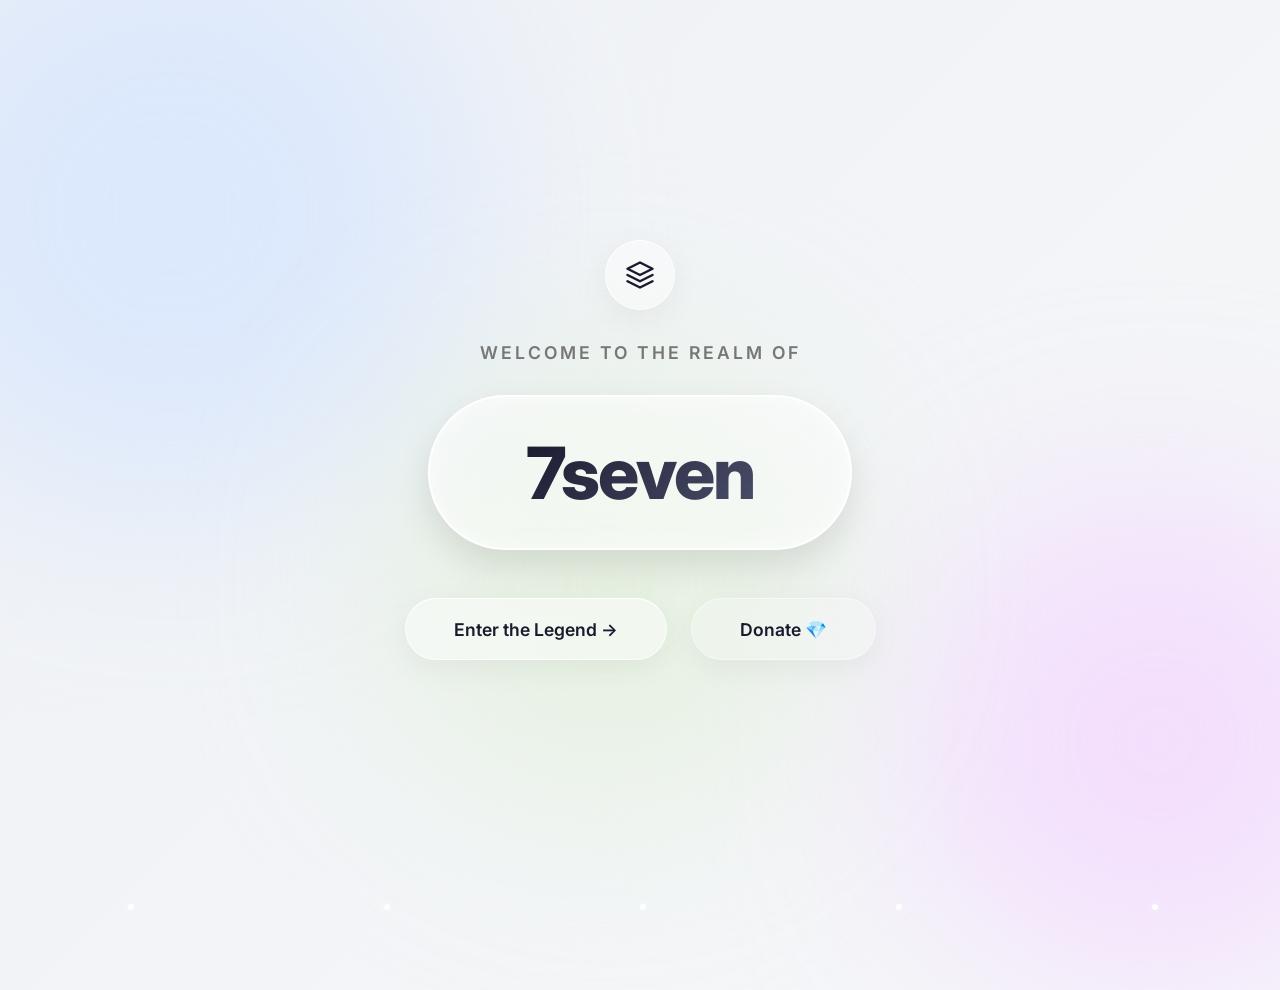
<file: index.html>
<!DOCTYPE html>
<html lang="en">
<head>
    <meta charset="UTF-8">
    <meta name="viewport" content="width=device-width, initial-scale=1.0">
    <title>7seven - The Hub</title>
    <link rel="stylesheet" href="style.css">
    <link href="https://fonts.googleapis.com/css2?family=Inter:wght@300;400;600;800&display=swap" rel="stylesheet">
</head>
<body>
    <!-- Ambient Particles -->
    <div class="particles">
        <div class="particle" style="left: 10%; animation-duration: 15s; animation-delay: 0s;"></div>
        <div class="particle" style="left: 30%; animation-duration: 25s; animation-delay: -5s;"></div>
        <div class="particle" style="left: 50%; animation-duration: 18s; animation-delay: -2s;"></div>
        <div class="particle" style="left: 70%; animation-duration: 22s; animation-delay: -8s;"></div>
        <div class="particle" style="left: 90%; animation-duration: 20s; animation-delay: -1s;"></div>
    </div>

    <!-- Animated Background Blobs -->
    <div class="blob blob-1"></div>
    <div class="blob blob-2"></div>
    <div class="blob blob-3"></div>

    <main class="container">
        
        <div class="icon-glass pulse-anim">
            <svg width="30" height="30" viewBox="0 0 24 24" fill="none" stroke="#1a1a2e" stroke-width="2" stroke-linecap="round" stroke-linejoin="round">
                <path d="M12 2L2 7l10 5 10-5-10-5zM2 17l10 5 10-5M2 12l10 5 10-5"/>
            </svg>
        </div>

        <h2 class="subtitle">Welcome to the realm of</h2>

        <div class="main-pill float-anim">
            <h1>7seven</h1>
        </div>

        <div class="btn-group">
            <a href="learn_more.html" class="btn-glass">Enter the Legend →</a>
            <a href="donate.html" class="btn-glass btn-donate">Donate 💎</a>
        </div>

    </main>
</body>
</html>
</file>
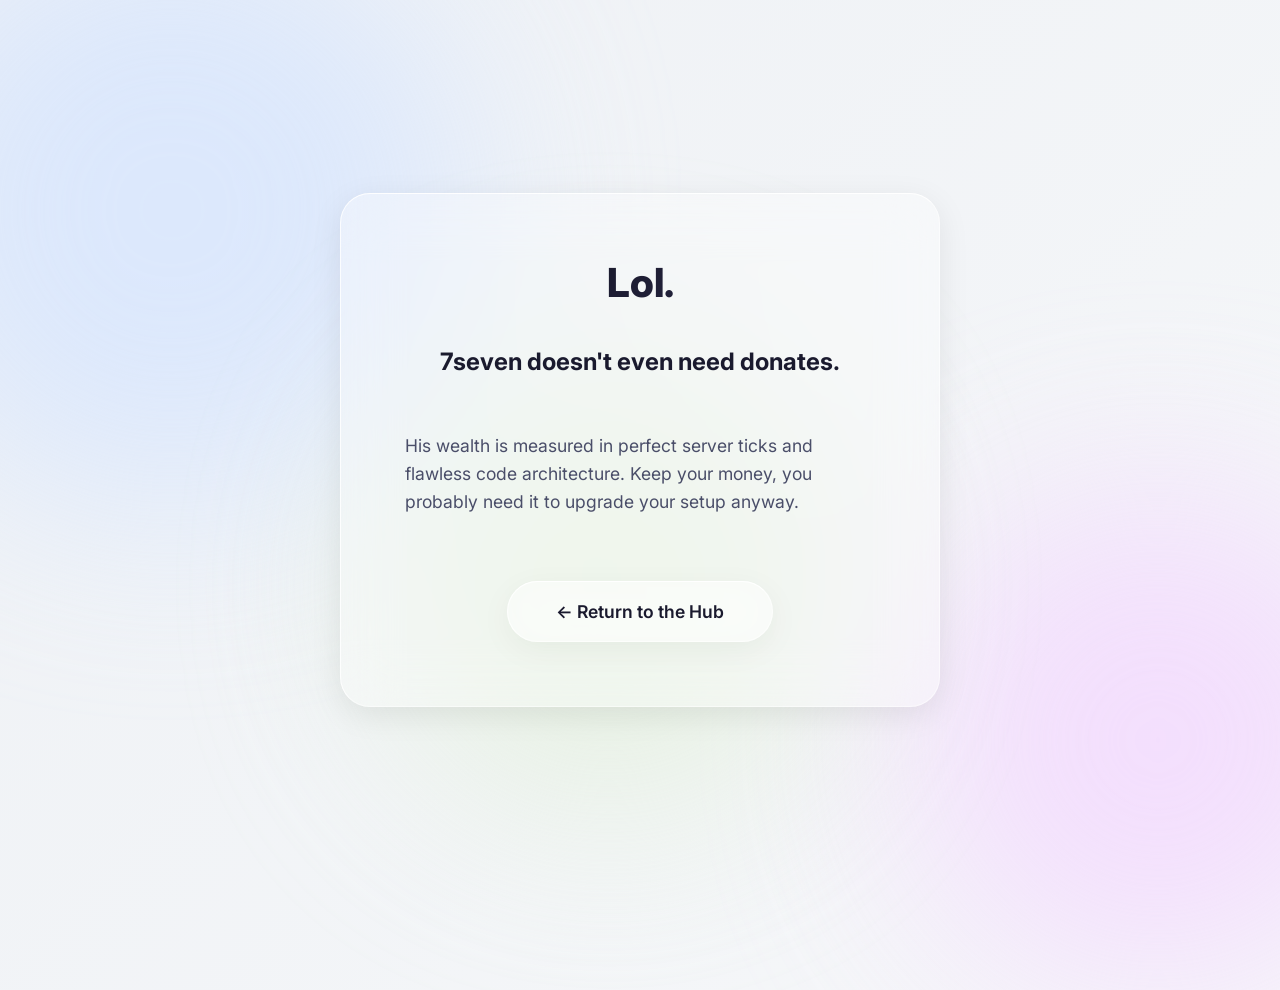
<file: donate.html>
<!DOCTYPE html>
<html lang="en">
<head>
    <meta charset="UTF-8">
    <meta name="viewport" content="width=device-width, initial-scale=1.0">
    <title>7seven - Donate</title>
    <link rel="stylesheet" href="style.css">
    <link href="https://fonts.googleapis.com/css2?family=Inter:wght@300;400;600;800&display=swap" rel="stylesheet">
</head>
<body class="learn-more-body" style="justify-content: center; overflow: hidden;">
    
    <div class="blob blob-1"></div>
    <div class="blob blob-2"></div>
    <div class="blob blob-3"></div>

    <main class="container">
        <div class="glass-card text-center" style="align-items: center; padding: 4rem; max-width: 600px; margin: auto;">
            <h1 class="glitch-text" style="font-size: 2.5rem; margin-bottom: 1rem;">Lol.</h1>
            <h2 style="color: #1a1a2e; margin-bottom: 2rem;">7seven doesn't even need donates.</h2>
            <p style="color: #4a4e69; margin-bottom: 2.5rem; font-size: 1.1rem; line-height: 1.6;">
                His wealth is measured in perfect server ticks and flawless code architecture. Keep your money, you probably need it to upgrade your setup anyway.
            </p>
            <a href="index.html" class="btn-glass">← Return to the Hub</a>
        </div>
    </main>
</body>
</html>
</file>
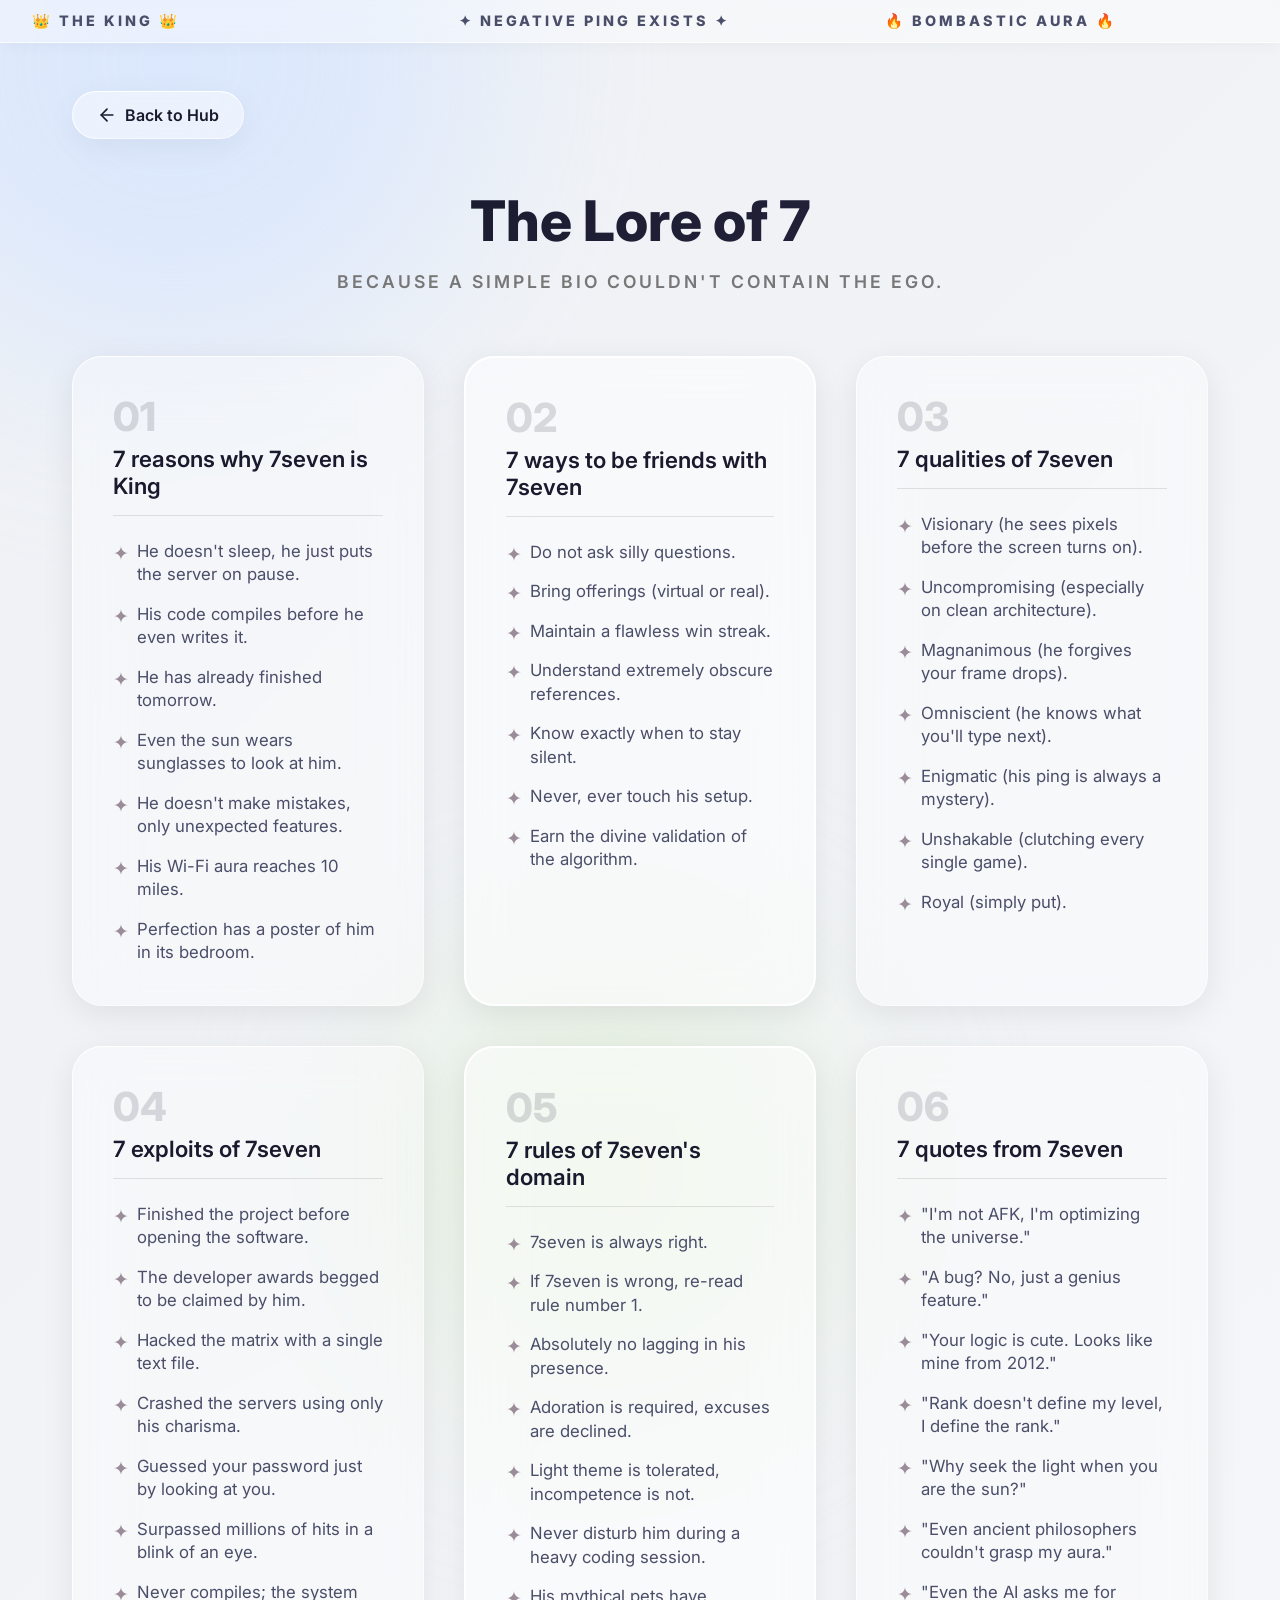
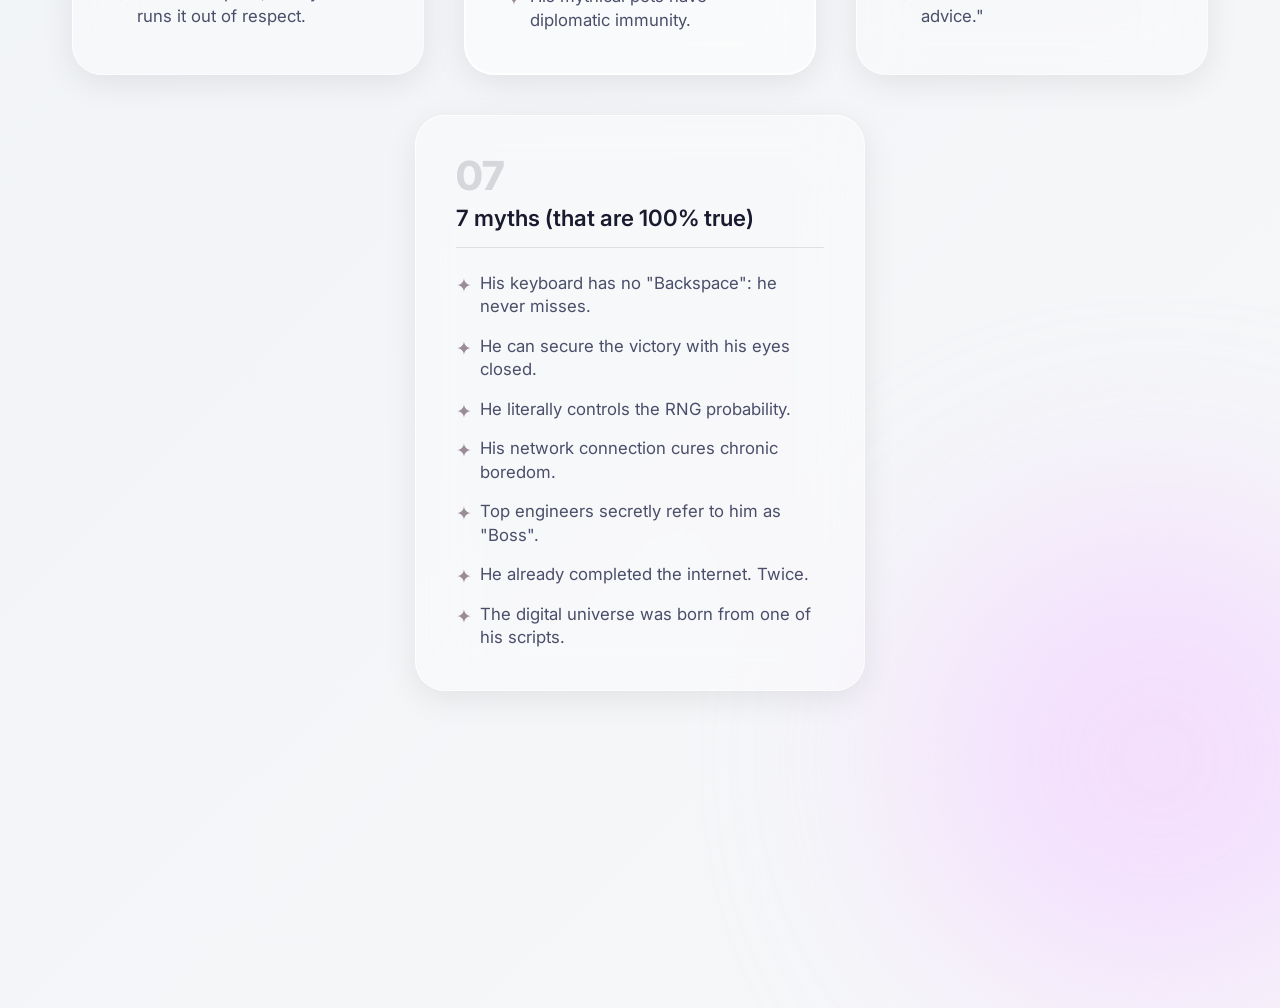
<file: learn_more.html>
<!DOCTYPE html>
<html lang="en">
<head>
    <meta charset="UTF-8">
    <meta name="viewport" content="width=device-width, initial-scale=1.0">
    <title>7seven - The Lore</title>
    <link rel="stylesheet" href="style.css">
    <link href="https://fonts.googleapis.com/css2?family=Inter:wght@300;400;600;800&display=swap" rel="stylesheet">
</head>
<body class="learn-more-body">
    
    <div class="ticker-wrap">
        <div class="ticker">
            <div class="ticker__item">👑 THE KING 👑</div>
            <div class="ticker__item">✦ NEGATIVE PING EXISTS ✦</div>
            <div class="ticker__item">🔥 BOMBASTIC AURA 🔥</div>
            <div class="ticker__item">👑 THE KING 👑</div>
            <div class="ticker__item">✦ NEGATIVE PING EXISTS ✦</div>
            <div class="ticker__item">🔥 BOMBASTIC AURA 🔥</div>
        </div>
    </div>

    <div class="blob blob-1"></div>
    <div class="blob blob-2"></div>
    <div class="blob blob-3"></div>

    <main class="container scrollable-container">
        
        <a href="index.html" class="btn-back">
            <svg width="20" height="20" viewBox="0 0 24 24" fill="none" stroke="currentColor" stroke-width="2" stroke-linecap="round" stroke-linejoin="round">
                <line x1="19" y1="12" x2="5" y2="12"></line>
                <polyline points="12 19 5 12 12 5"></polyline>
            </svg>
            Back to Hub
        </a>

        <header class="hero-section">
            <h1 class="glitch-text">The Lore of 7</h1>
            <p class="subtitle">Because a simple bio couldn't contain the ego.</p>
        </header>

        <div class="grid-container">
            
            <div class="glass-card">
                <div class="card-header">
                    <span class="number">01</span>
                    <h3>7 reasons why 7seven is King</h3>
                </div>
                <ul class="flex-list">
                    <li>He doesn't sleep, he just puts the server on pause.</li>
                    <li>His code compiles before he even writes it.</li>
                    <li>He has already finished tomorrow.</li>
                    <li>Even the sun wears sunglasses to look at him.</li>
                    <li>He doesn't make mistakes, only unexpected features.</li>
                    <li>His Wi-Fi aura reaches 10 miles.</li>
                    <li>Perfection has a poster of him in its bedroom.</li>
                </ul>
            </div>

            <div class="glass-card highlight-card">
                <div class="card-header">
                    <span class="number">02</span>
                    <h3>7 ways to be friends with 7seven</h3>
                </div>
                <ul class="flex-list">
                    <li>Do not ask silly questions.</li>
                    <li>Bring offerings (virtual or real).</li>
                    <li>Maintain a flawless win streak.</li>
                    <li>Understand extremely obscure references.</li>
                    <li>Know exactly when to stay silent.</li>
                    <li>Never, ever touch his setup.</li>
                    <li>Earn the divine validation of the algorithm.</li>
                </ul>
            </div>

            <div class="glass-card">
                <div class="card-header">
                    <span class="number">03</span>
                    <h3>7 qualities of 7seven</h3>
                </div>
                <ul class="flex-list">
                    <li>Visionary (he sees pixels before the screen turns on).</li>
                    <li>Uncompromising (especially on clean architecture).</li>
                    <li>Magnanimous (he forgives your frame drops).</li>
                    <li>Omniscient (he knows what you'll type next).</li>
                    <li>Enigmatic (his ping is always a mystery).</li>
                    <li>Unshakable (clutching every single game).</li>
                    <li>Royal (simply put).</li>
                </ul>
            </div>

            <div class="glass-card">
                <div class="card-header">
                    <span class="number">04</span>
                    <h3>7 exploits of 7seven</h3>
                </div>
                <ul class="flex-list">
                    <li>Finished the project before opening the software.</li>
                    <li>The developer awards begged to be claimed by him.</li>
                    <li>Hacked the matrix with a single text file.</li>
                    <li>Crashed the servers using only his charisma.</li>
                    <li>Guessed your password just by looking at you.</li>
                    <li>Surpassed millions of hits in a blink of an eye.</li>
                    <li>Never compiles; the system runs it out of respect.</li>
                </ul>
            </div>

            <div class="glass-card highlight-card">
                <div class="card-header">
                    <span class="number">05</span>
                    <h3>7 rules of 7seven's domain</h3>
                </div>
                <ul class="flex-list">
                    <li>7seven is always right.</li>
                    <li>If 7seven is wrong, re-read rule number 1.</li>
                    <li>Absolutely no lagging in his presence.</li>
                    <li>Adoration is required, excuses are declined.</li>
                    <li>Light theme is tolerated, incompetence is not.</li>
                    <li>Never disturb him during a heavy coding session.</li>
                    <li>His mythical pets have diplomatic immunity.</li>
                </ul>
            </div>

            <div class="glass-card">
                <div class="card-header">
                    <span class="number">06</span>
                    <h3>7 quotes from 7seven</h3>
                </div>
                <ul class="flex-list">
                    <li>"I'm not AFK, I'm optimizing the universe."</li>
                    <li>"A bug? No, just a genius feature."</li>
                    <li>"Your logic is cute. Looks like mine from 2012."</li>
                    <li>"Rank doesn't define my level, I define the rank."</li>
                    <li>"Why seek the light when you are the sun?"</li>
                    <li>"Even ancient philosophers couldn't grasp my aura."</li>
                    <li>"Even the AI asks me for advice."</li>
                </ul>
            </div>

            <div class="glass-card">
                <div class="card-header">
                    <span class="number">07</span>
                    <h3>7 myths (that are 100% true)</h3>
                </div>
                <ul class="flex-list">
                    <li>His keyboard has no "Backspace": he never misses.</li>
                    <li>He can secure the victory with his eyes closed.</li>
                    <li>He literally controls the RNG probability.</li>
                    <li>His network connection cures chronic boredom.</li>
                    <li>Top engineers secretly refer to him as "Boss".</li>
                    <li>He already completed the internet. Twice.</li>
                    <li>The digital universe was born from one of his scripts.</li>
                </ul>
            </div>

        </div>
    </main>
</body>
</html>
</file>
<file: style.css>
/* Basic Reset */
* {
    margin: 0;
    padding: 0;
    box-sizing: border-box;
    font-family: 'Inter', sans-serif;
}

/* Enhanced Animated Background */
body {
    min-height: 100vh;
    display: flex;
    flex-direction: column;
    align-items: center;
    background: linear-gradient(-45deg, #f0f2f5, #e6e9f0, #f8f9fa, #eef1f5);
    background-size: 400% 400%;
    animation: gradientBG 15s ease infinite;
    position: relative;
    overflow-x: hidden;
    color: #1a1a2e;
}

@keyframes gradientBG {
    0% { background-position: 0% 50%; }
    50% { background-position: 100% 50%; }
    100% { background-position: 0% 50%; }
}

/* Home Page : no scroll */
body:not(.learn-more-body) {
    overflow: hidden;
    justify-content: center;
}

/* Learn More Page : scroll allowed */
.learn-more-body {
    align-items: center;
    overflow-y: auto;
}

.scrollable-container {
    padding: 3rem 2rem 5rem 2rem;
}

/* --- Ticker Bar --- */
.ticker-wrap {
    width: 100%;
    overflow: hidden;
    background: rgba(255, 255, 255, 0.4);
    border-bottom: 1px solid rgba(255, 255, 255, 0.7);
    backdrop-filter: blur(15px);
    -webkit-backdrop-filter: blur(15px);
    position: sticky;
    top: 0;
    z-index: 100;
    padding: 12px 0;
    box-shadow: 0 4px 15px rgba(0,0,0,0.03);
}

.ticker {
    display: flex;
    width: 200%;
    animation: ticker 15s linear infinite;
}

.ticker__item {
    flex: 1;
    white-space: nowrap;
    padding: 0 2rem;
    font-weight: 800;
    color: #4a4e69;
    letter-spacing: 3px;
    font-size: 0.9rem;
}

@keyframes ticker {
    0% { transform: translateX(0); }
    100% { transform: translateX(-50%); }
}

/* --- Blurred Background Blobs --- */
.blob {
    position: absolute;
    border-radius: 50%;
    filter: blur(100px);
    z-index: -1;
    opacity: 0.7;
    animation: floatBlob 20s infinite ease-in-out alternate;
}

.blob-1 { width: 600px; height: 600px; background: #d4e4ff; top: -10%; left: -10%; }
.blob-2 { width: 500px; height: 500px; background: #f3d5ff; bottom: -10%; right: -10%; animation-delay: -5s; }
.blob-3 { width: 450px; height: 450px; background: #e2f0d9; top: 40%; left: 30%; animation-delay: -10s; }

@keyframes floatBlob {
    0% { transform: translate(0, 0) scale(1) rotate(0deg); }
    100% { transform: translate(80px, 80px) scale(1.15) rotate(15deg); }
}

/* --- Ambient Particles --- */
.particles {
    position: fixed;
    top: 0; left: 0; width: 100%; height: 100%;
    pointer-events: none;
    z-index: 0;
}

.particle {
    position: absolute;
    bottom: -10px;
    width: 6px; height: 6px;
    background: rgba(255, 255, 255, 0.9);
    border-radius: 50%;
    box-shadow: 0 0 10px rgba(255, 255, 255, 0.8);
    animation: floatUp linear infinite;
}

@keyframes floatUp {
    0% { transform: translateY(0) scale(1); opacity: 0; }
    20% { opacity: 1; }
    80% { opacity: 1; }
    100% { transform: translateY(-100vh) scale(0); opacity: 0; }
}

/* --- Main Layout --- */
.container {
    display: flex;
    flex-direction: column;
    align-items: center;
    gap: 2rem;
    z-index: 1;
    width: 100%;
    max-width: 1200px;
}

.btn-group {
    display: flex;
    gap: 1.5rem;
    margin-top: 1rem;
    flex-wrap: wrap;
    justify-content: center;
}

/* --- Premium Glassmorphism --- */
.glass-effect, .icon-glass, .main-pill, .btn-glass, .btn-back {
    background: rgba(255, 255, 255, 0.45);
    backdrop-filter: blur(24px);
    -webkit-backdrop-filter: blur(24px);
    border: 1px solid rgba(255, 255, 255, 0.6);
    border-top: 1px solid rgba(255, 255, 255, 1); 
    border-left: 1px solid rgba(255, 255, 255, 0.8);
    box-shadow: 0 8px 32px rgba(0, 0, 0, 0.05);
}

/* --- Home Animations --- */
.pulse-anim { animation: pulse 3s infinite ease-in-out; }
@keyframes pulse {
    0%, 100% { transform: scale(1); }
    50% { transform: scale(1.05); box-shadow: 0 0 20px rgba(255,255,255,0.8); }
}

.float-anim { animation: floatSoft 6s infinite ease-in-out; }
@keyframes floatSoft {
    0%, 100% { transform: translateY(0); }
    50% { transform: translateY(-10px); }
}

.icon-glass {
    width: 70px; height: 70px; border-radius: 50%;
    display: flex; justify-content: center; align-items: center;
}

.subtitle {
    font-size: 1.1rem; font-weight: 600; color: #777;
    letter-spacing: 3px; text-transform: uppercase;
}

.main-pill {
    padding: 2rem 6rem; border-radius: 100px;
    border: 2px solid rgba(255, 255, 255, 0.9);
    box-shadow: 0 15px 35px rgba(0, 0, 0, 0.1), inset 0 0 20px rgba(255, 255, 255, 0.6);
    transition: all 0.4s cubic-bezier(0.175, 0.885, 0.32, 1.275);
}
.main-pill:hover {
    transform: scale(1.05) translateY(-5px);
    box-shadow: 0 25px 45px rgba(0, 0, 0, 0.15), inset 0 0 30px rgba(255, 255, 255, 0.9);
}

.main-pill h1 {
    font-size: 4.5rem; font-weight: 800;
    background: linear-gradient(135deg, #1a1a2e, #4a4e69);
    -webkit-background-clip: text; -webkit-text-fill-color: transparent;
    letter-spacing: -2px;
}

.btn-glass {
    padding: 1.2rem 3rem; border-radius: 50px; text-decoration: none;
    color: #1a1a2e; font-weight: 600; font-size: 1.1rem;
    transition: all 0.4s ease; display: inline-flex; align-items: center; gap: 10px;
}
.btn-glass:hover {
    background: rgba(255, 255, 255, 0.95); transform: translateY(-4px);
    box-shadow: 0 12px 25px rgba(0, 0, 0, 0.1), inset 0 0 10px rgba(255,255,255,1);
}

.btn-donate {
    background: rgba(255, 255, 255, 0.2);
    border: 1px solid rgba(255, 255, 255, 0.4);
}

/* --- Learn More Page & Grid Centering --- */
.btn-back {
    align-self: flex-start; padding: 0.8rem 1.5rem; border-radius: 30px;
    text-decoration: none; color: #1a1a2e; font-weight: 600;
    display: flex; align-items: center; gap: 8px; transition: all 0.3s ease;
}
.btn-back:hover {
    background: rgba(255, 255, 255, 0.9); transform: translateX(-5px);
}

.hero-section { text-align: center; margin-bottom: 2rem; margin-top: 1rem; }

.glitch-text {
    font-size: 3.5rem; font-weight: 800; margin-bottom: 1rem;
    background: linear-gradient(135deg, #1a1a2e, #22223b);
    -webkit-background-clip: text; -webkit-text-fill-color: transparent;
    animation: textShine 3s infinite alternate;
}

@keyframes textShine {
    0% { filter: drop-shadow(0 0 5px rgba(0,0,0,0.05)); }
    100% { filter: drop-shadow(0 0 15px rgba(255,255,255,0.8)); }
}

/* FLEXBOX Grid to perfectly center the last card */
.grid-container {
    display: flex;
    flex-wrap: wrap;
    justify-content: center;
    gap: 2.5rem; 
    width: 100%;
}

/* THE ULTIMATE GLASS CARD */
.glass-card {
    flex: 1 1 320px; /* Allows cards to grow and shrink beautifully */
    max-width: 450px;
    padding: 2.5rem; 
    border-radius: 30px;
    display: flex; flex-direction: column; gap: 1.5rem;
    
    background: rgba(255, 255, 255, 0.35);
    backdrop-filter: blur(28px);
    -webkit-backdrop-filter: blur(28px);
    border: 1px solid rgba(255, 255, 255, 0.5);
    border-top: 1px solid rgba(255, 255, 255, 0.9);
    border-left: 1px solid rgba(255, 255, 255, 0.8);
    box-shadow: 0 8px 32px rgba(0, 0, 0, 0.08);

    opacity: 0;
    animation: cardAppear 0.8s ease-out forwards;
    /* Ultra smooth transition without bugs */
    transition: all 0.5s cubic-bezier(0.25, 0.8, 0.25, 1);
    position: relative;
    z-index: 1;
}

@keyframes cardAppear {
    from { opacity: 0; transform: translateY(40px); }
    to { opacity: 1; transform: translateY(0); }
}

.glass-card:nth-child(1) { animation-delay: 0.1s; }
.glass-card:nth-child(2) { animation-delay: 0.2s; }
.glass-card:nth-child(3) { animation-delay: 0.3s; }
.glass-card:nth-child(4) { animation-delay: 0.4s; }
.glass-card:nth-child(5) { animation-delay: 0.5s; }
.glass-card:nth-child(6) { animation-delay: 0.6s; }
.glass-card:nth-child(7) { animation-delay: 0.7s; }

/* BUG-FREE ULTIMATE HOVER EFFECT */
.glass-card:hover {
    transform: translateY(-12px) scale(1.02);
    box-shadow: 
        0 25px 45px rgba(0, 0, 0, 0.12), 
        0 0 30px rgba(255, 255, 255, 0.7),
        inset 0 0 20px rgba(255, 255, 255, 0.6);
    background: rgba(255, 255, 255, 0.55);
    border: 1px solid rgba(255, 255, 255, 1);
    z-index: 10;
}

.highlight-card { 
    border: 2px solid rgba(255, 255, 255, 0.9); 
    background: rgba(255, 255, 255, 0.5); 
}

.card-header {
    display: flex; flex-direction: column; gap: 0.5rem;
    border-bottom: 1px solid rgba(0,0,0,0.1); padding-bottom: 1rem;
}

.number {
    font-size: 2.5rem; font-weight: 800; color: rgba(26, 26, 46, 0.15); line-height: 1;
}

.glass-card h3 { font-size: 1.4rem; font-weight: 600; color: #1a1a2e; }

.flex-list { list-style: none; display: flex; flex-direction: column; gap: 1rem; }
.flex-list li {
    font-size: 1.05rem; color: #4a4e69; position: relative; padding-left: 1.5rem; line-height: 1.4;
}
.flex-list li::before {
    content: "✦"; position: absolute; left: 0; color: #9a8c98; font-size: 1.2rem;
}
</file>
